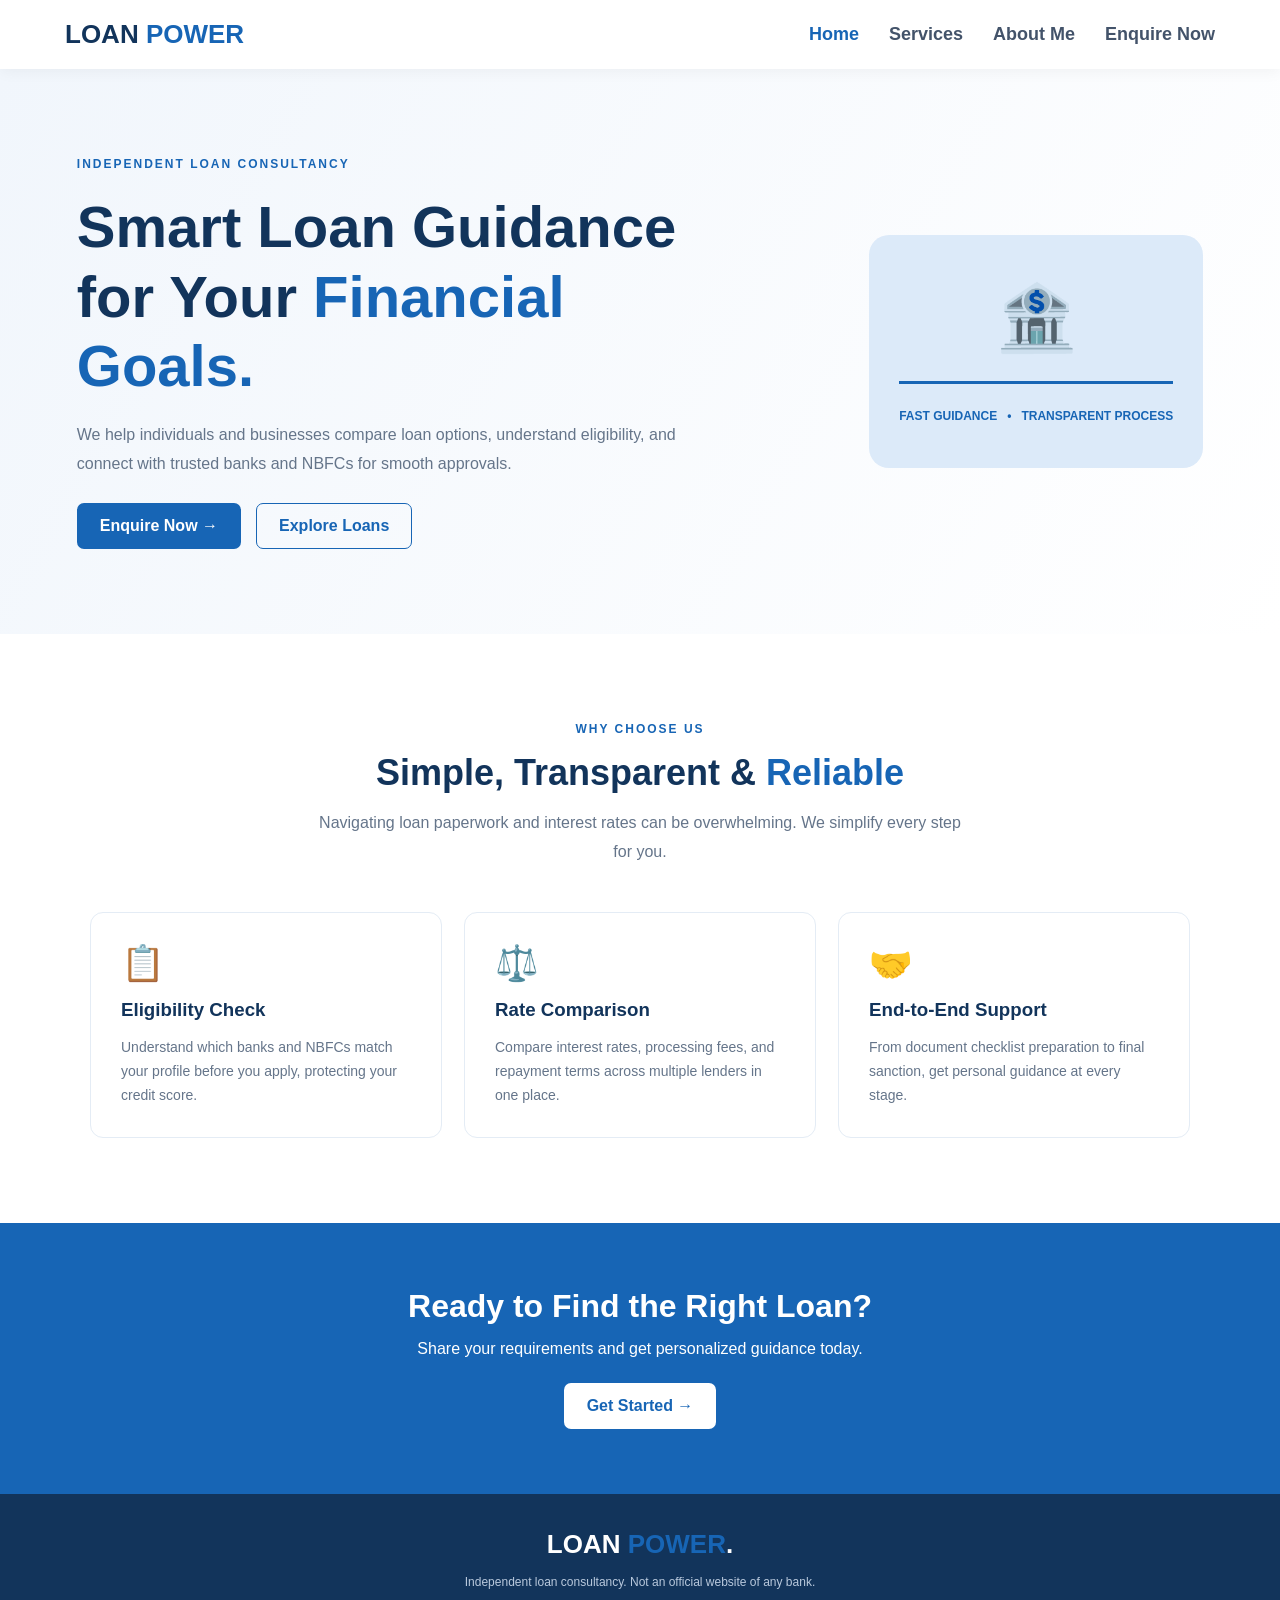
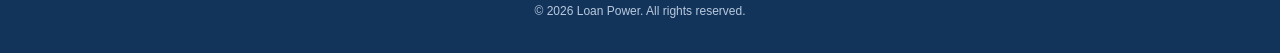
<file: index.html>
<!DOCTYPE html>
<html lang="en">
<head>
    <meta charset="UTF-8">
    <meta name="viewport" content="width=device-width, initial-scale=1.0">
    <title>Loan Power | Independent Loan Consultancy</title>
    <link rel="stylesheet" href="style.css">
</head>
<body>

    <header>
        <div class="navbar">
            <a href="index.html" class="logo">LOAN <span>POWER</span></a>
            <button class="menu-btn" onclick="toggleMenu()">☰</button>
            <nav class="nav-links" id="navLinks">
                <a href="index.html" class="active">Home</a>
                <a href="services.html">Services</a>
                <a href="about.html">About Me</a>
                <a href="contact.html">Enquire Now</a>
            </nav>
        </div>
    </header>

    <section class="hero">
        <div class="hero-content">
            <span class="tag">INDEPENDENT LOAN CONSULTANCY</span>
            <h1>Smart Loan Guidance for Your <span>Financial Goals.</span></h1>
            <p>We help individuals and businesses compare loan options, understand eligibility, and connect with trusted banks and NBFCs for smooth approvals.</p>
            <div class="hero-buttons">
                <a href="contact.html" class="primary-btn">Enquire Now →</a>
                <a href="services.html" class="secondary-btn">Explore Loans</a>
            </div>
        </div>
        <div class="hero-visual">
            <div class="visual-icon">🏦</div>
            <div class="visual-line"></div>
            <div class="visual-stats">
                <span>FAST GUIDANCE</span>
                <span>•</span>
                <span>TRANSPARENT PROCESS</span>
            </div>
        </div>
    </section>

    <section class="section">
        <div class="section-heading">
            <span class="tag">WHY CHOOSE US</span>
            <h2>Simple, Transparent & <span>Reliable</span></h2>
            <p>Navigating loan paperwork and interest rates can be overwhelming. We simplify every step for you.</p>
        </div>

        <div class="feature-grid">
            <div class="feature-card">
                <div class="service-icon">📋</div>
                <h3>Eligibility Check</h3>
                <p>Understand which banks and NBFCs match your profile before you apply, protecting your credit score.</p>
            </div>
            <div class="feature-card">
                <div class="service-icon">⚖️</div>
                <h3>Rate Comparison</h3>
                <p>Compare interest rates, processing fees, and repayment terms across multiple lenders in one place.</p>
            </div>
            <div class="feature-card">
                <div class="service-icon">🤝</div>
                <h3>End-to-End Support</h3>
                <p>From document checklist preparation to final sanction, get personal guidance at every stage.</p>
            </div>
        </div>
    </section>

    <section class="cta">
        <h2>Ready to Find the Right Loan?</h2>
        <p>Share your requirements and get personalized guidance today.</p>
        <a href="contact.html" class="white-btn">Get Started →</a>
    </section>

    <footer>
        <a href="index.html" class="logo footer-logo">LOAN <span>POWER</span>.</a>
        <p>Independent loan consultancy. Not an official website of any bank.</p>
        <p>© 2026 Loan Power. All rights reserved.</p>
    </footer>

    <script src="script.js"></script>
</body>
</html>
</file>
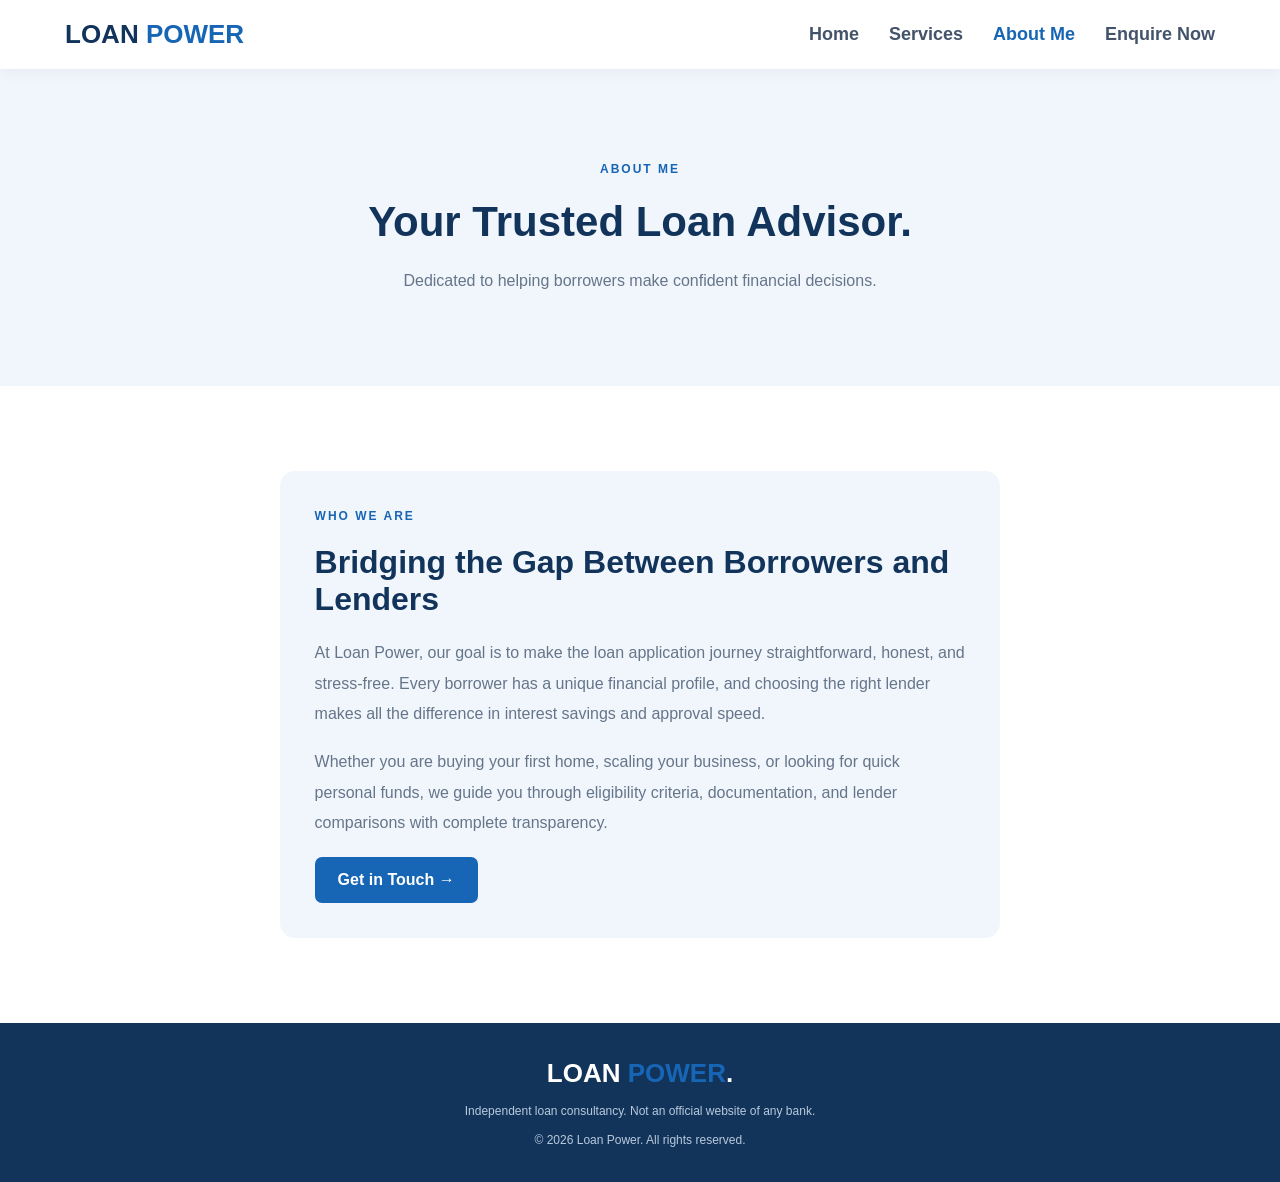
<file: about.html>
<!DOCTYPE html>
<html lang="en">
<head>
    <meta charset="UTF-8">
    <meta name="viewport" content="width=device-width, initial-scale=1.0">
    <title>Loan Power | About Me</title>
    <link rel="stylesheet" href="style.css">
</head>
<body>

    <header>
        <div class="navbar">
            <a href="index.html" class="logo">LOAN <span>POWER</span></a>
            <button class="menu-btn" onclick="toggleMenu()">☰</button>
            <nav class="nav-links" id="navLinks">
                <a href="index.html">Home</a>
                <a href="services.html">Services</a>
                <a href="about.html" class="active">About Me</a>
                <a href="contact.html">Enquire Now</a>
            </nav>
        </div>
    </header>

    <section class="page-banner">
        <span class="tag">ABOUT ME</span>
        <h1>Your Trusted Loan Advisor.</h1>
        <p>Dedicated to helping borrowers make confident financial decisions.</p>
    </section>

    <section class="section about-content">
        <div class="about-box">
            <span class="tag">WHO WE ARE</span>
            <h2>Bridging the Gap Between Borrowers and Lenders</h2>
            <p>At Loan Power, our goal is to make the loan application journey straightforward, honest, and stress-free. Every borrower has a unique financial profile, and choosing the right lender makes all the difference in interest savings and approval speed.</p>
            <p>Whether you are buying your first home, scaling your business, or looking for quick personal funds, we guide you through eligibility criteria, documentation, and lender comparisons with complete transparency.</p>
            <a href="contact.html" class="primary-btn">Get in Touch →</a>
        </div>
    </section>

    <footer>
        <a href="index.html" class="logo footer-logo">LOAN <span>POWER</span>.</a>
        <p>Independent loan consultancy. Not an official website of any bank.</p>
        <p>© 2026 Loan Power. All rights reserved.</p>
    </footer>

    <script src="script.js"></script>
</body>
</html>
</file>
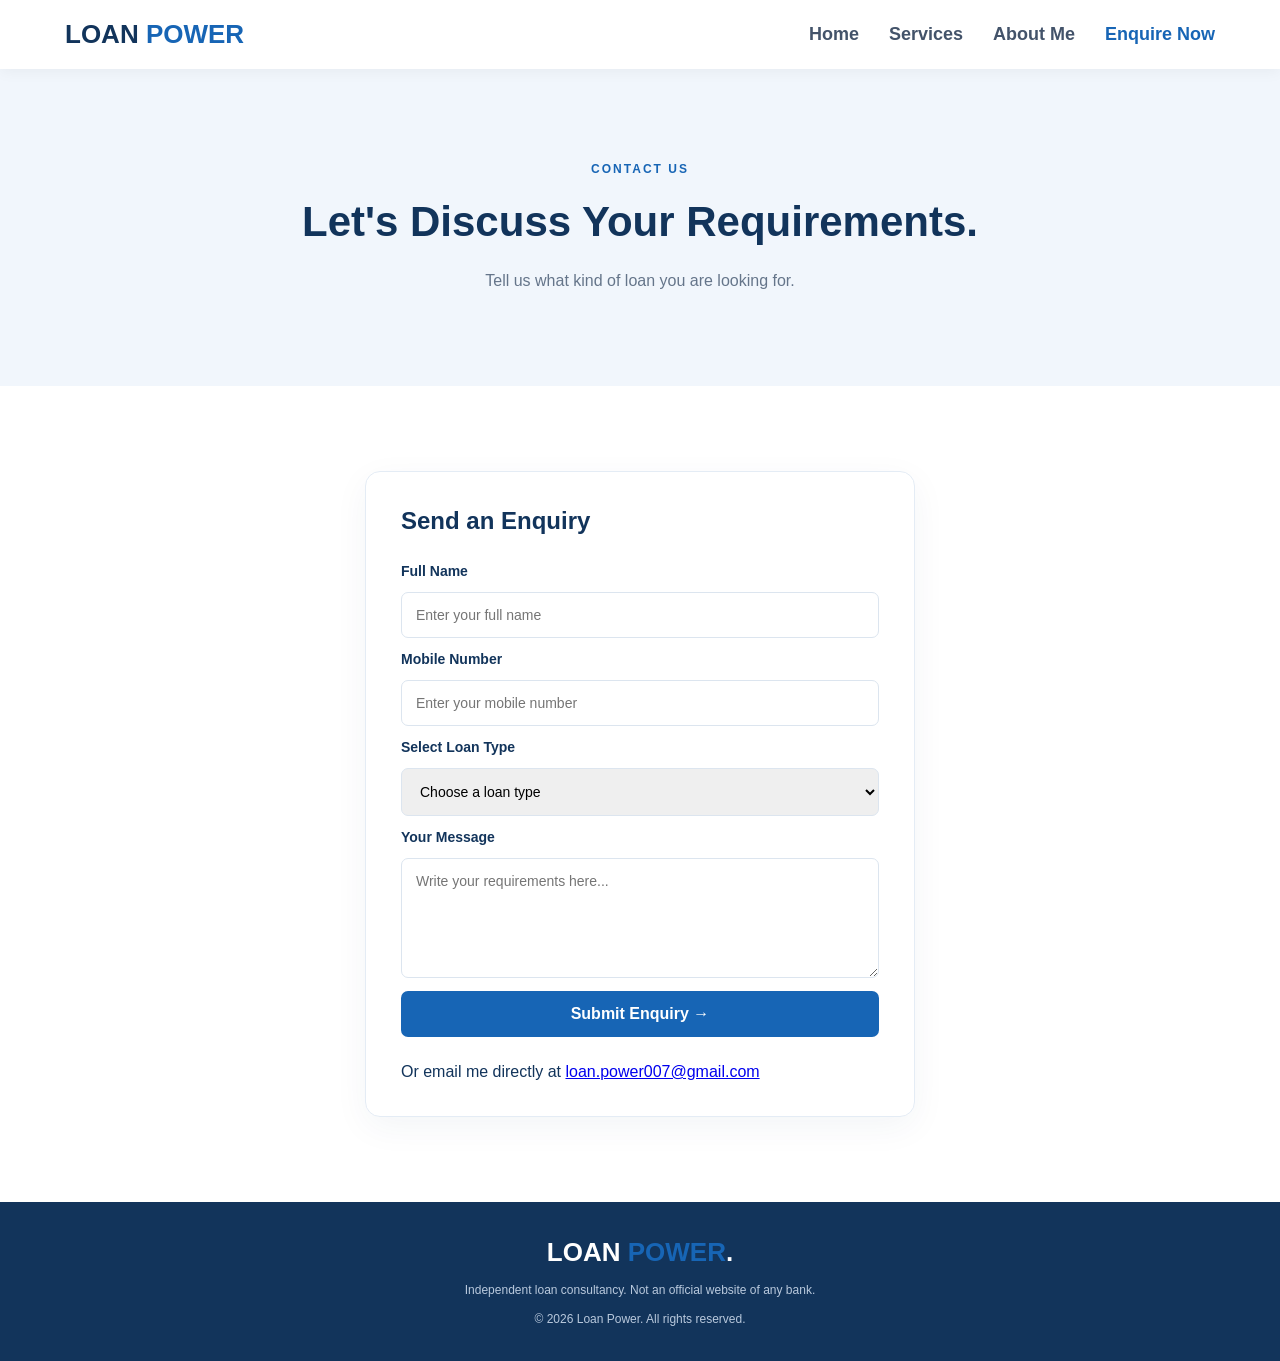
<file: contact.html>
<!DOCTYPE html>
<html lang="en">
<head>
    <meta charset="UTF-8">
    <meta name="viewport" content="width=device-width, initial-scale=1.0">
    <title>Loan Power | Contact</title>
    <link rel="stylesheet" href="style.css">
</head>
<body>

    <header>
        <div class="navbar">
            <a href="index.html" class="logo">LOAN <span>POWER</span></a>
            <button class="menu-btn" onclick="toggleMenu()">☰</button>
            <nav class="nav-links" id="navLinks">
                <a href="index.html">Home</a>
                <a href="services.html">Services</a>
                <a href="about.html">About Me</a>
                <a href="contact.html" class="active">Enquire Now</a>
            </nav>
        </div>
    </header>

    <section class="page-banner">
        <span class="tag">CONTACT US</span>
        <h1>Let's Discuss Your Requirements.</h1>
        <p>Tell us what kind of loan you are looking for.</p>
    </section>

    <section class="section contact-section">
        <form class="contact-form" id="enquiryForm">
            <h2>Send an Enquiry</h2>

            <label for="name">Full Name</label>
            <input type="text" id="name" placeholder="Enter your full name" required>

            <label for="phone">Mobile Number</label>
            <input type="tel" id="phone" placeholder="Enter your mobile number" required>

            <label for="loan">Select Loan Type</label>
            <select id="loan" required>
                <option value="">Choose a loan type</option>
                <option value="Home Loans">Home Loans</option>
                <option value="Personal Loans">Personal Loans</option>
                <option value="Business Loans">Business Loans</option>
                <option value="Loan Against Property">Loan Against Property</option>
                <option value="Education Loans">Education Loans</option>
                <option value="Other Loans">Other Loans</option>
            </select>

            <label for="message">Your Message</label>
            <textarea id="message" placeholder="Write your requirements here..."></textarea>

            <button type="submit" class="primary-btn">Submit Enquiry →</button>
            <p class="form-message" id="formMessage"></p>

            <p>
                Or email me directly at
                <a id="email-link" href="#">loan.power007@gmail.com</a>
            </p>
        </form>
    </section>

    <footer>
        <a href="index.html" class="logo footer-logo">LOAN <span>POWER</span>.</a>
        <p>Independent loan consultancy. Not an official website of any bank.</p>
        <p>© 2026 Loan Power. All rights reserved.</p>
    </footer>

    <script src="script.js"></script>
</body>
</html>
</file>
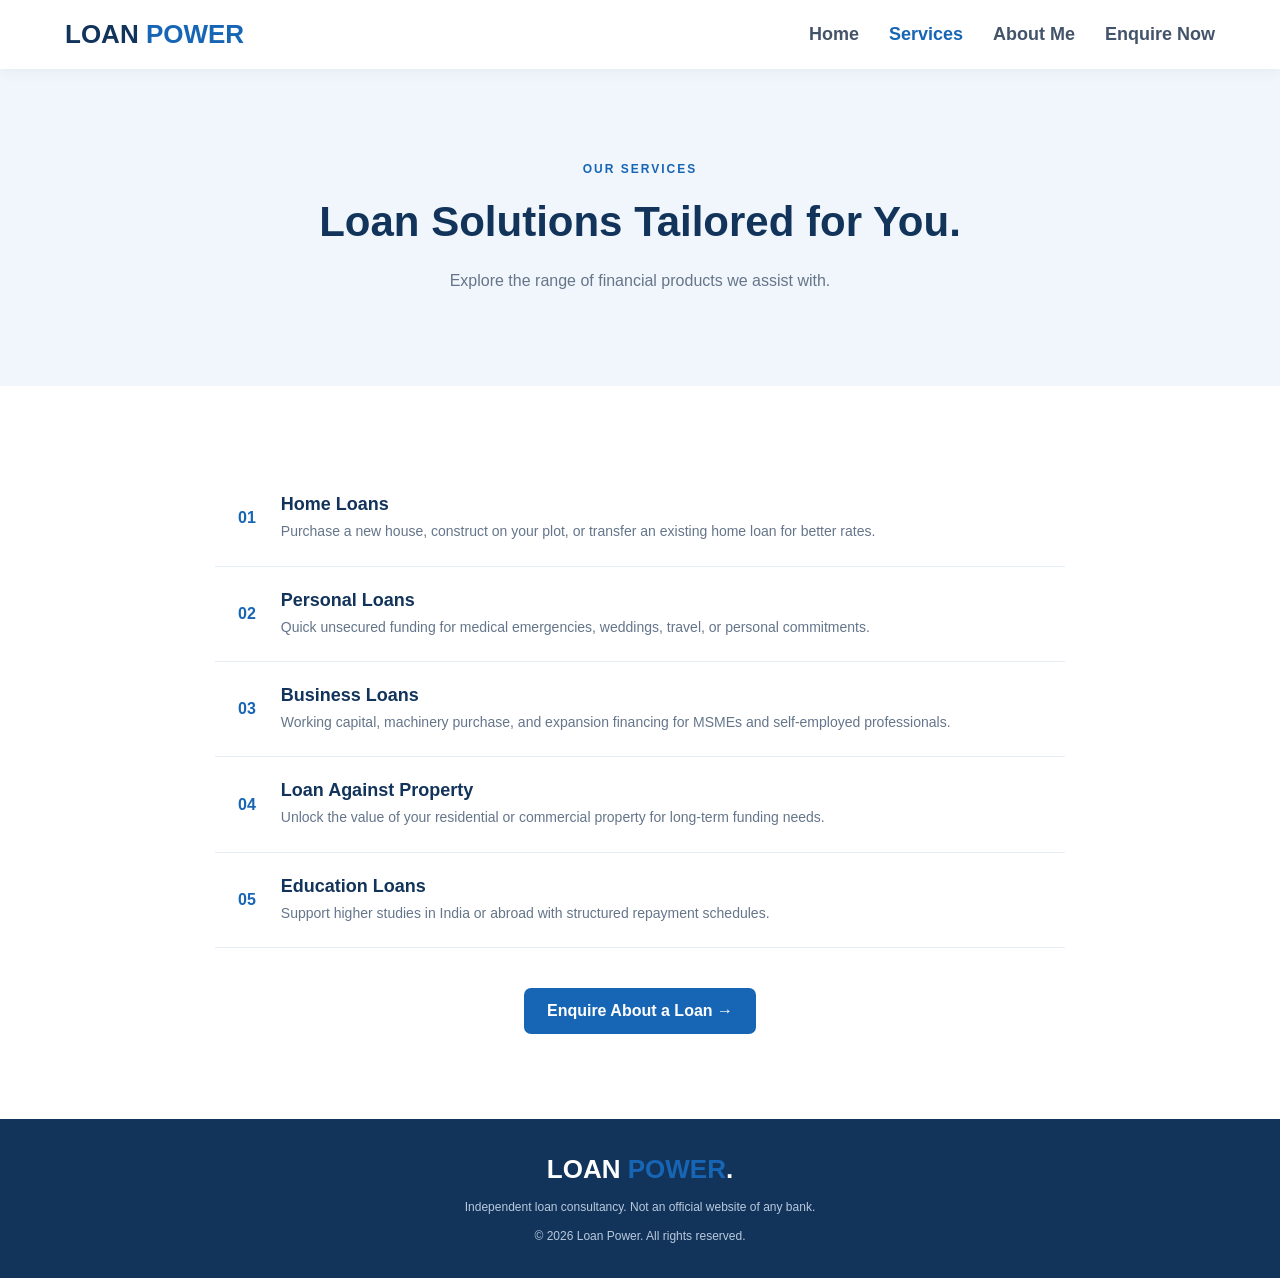
<file: services.html>
<!DOCTYPE html>
<html lang="en">
<head>
    <meta charset="UTF-8">
    <meta name="viewport" content="width=device-width, initial-scale=1.0">
    <title>Loan Power | Our Services</title>
    <link rel="stylesheet" href="style.css">
</head>
<body>

    <header>
        <div class="navbar">
            <a href="index.html" class="logo">LOAN <span>POWER</span></a>
            <button class="menu-btn" onclick="toggleMenu()">☰</button>
            <nav class="nav-links" id="navLinks">
                <a href="index.html">Home</a>
                <a href="services.html" class="active">Services</a>
                <a href="about.html">About Me</a>
                <a href="contact.html">Enquire Now</a>
            </nav>
        </div>
    </header>

    <section class="page-banner">
        <span class="tag">OUR SERVICES</span>
        <h1>Loan Solutions Tailored for You.</h1>
        <p>Explore the range of financial products we assist with.</p>
    </section>

    <section class="section">
        <div class="loan-list">
            <div class="loan-item">
                <span>01</span>
                <div>
                    <h3>Home Loans</h3>
                    <p>Purchase a new house, construct on your plot, or transfer an existing home loan for better rates.</p>
                </div>
            </div>
            <div class="loan-item">
                <span>02</span>
                <div>
                    <h3>Personal Loans</h3>
                    <p>Quick unsecured funding for medical emergencies, weddings, travel, or personal commitments.</p>
                </div>
            </div>
            <div class="loan-item">
                <span>03</span>
                <div>
                    <h3>Business Loans</h3>
                    <p>Working capital, machinery purchase, and expansion financing for MSMEs and self-employed professionals.</p>
                </div>
            </div>
            <div class="loan-item">
                <span>04</span>
                <div>
                    <h3>Loan Against Property</h3>
                    <p>Unlock the value of your residential or commercial property for long-term funding needs.</p>
                </div>
            </div>
            <div class="loan-item">
                <span>05</span>
                <div>
                    <h3>Education Loans</h3>
                    <p>Support higher studies in India or abroad with structured repayment schedules.</p>
                </div>
            </div>
        </div>

        <div class="center-button">
            <a href="contact.html" class="primary-btn">Enquire About a Loan →</a>
        </div>
    </section>

    <footer>
        <a href="index.html" class="logo footer-logo">LOAN <span>POWER</span>.</a>
        <p>Independent loan consultancy. Not an official website of any bank.</p>
        <p>© 2026 Loan Power. All rights reserved.</p>
    </footer>

    <script src="script.js"></script>
</body>
</html>
</file>
<file: style.css>
* {
    margin: 0;
    padding: 0;
    box-sizing: border-box;
}

:root {
    --blue: #1765B5;
    --dark: #12345B;
    --light: #F1F6FC;
    --text: #65758A;
}

html {
    scroll-behavior: smooth;
}

body {
    font-family: Arial, sans-serif;
    color: var(--dark);
    background: white;
}

/* NAVBAR */

header {
    position: sticky;
    top: 0;
    z-index: 100;
    background: white;
    box-shadow: 0 2px 15px #0000000D;
}

.navbar {
    max-width: 1200px;
    margin: auto;
    padding: 19px 25px;
    display: flex;
    justify-content: space-between;
    align-items: center;
}

.logo {
    text-decoration: none;
    font-size: 26px;
    font-weight: 800;
    color: var(--dark);
}

.logo span, h1 span, h2 span {
    color: var(--blue);
}

.nav-links {
    display: flex;
    gap: 30px;
}

.nav-links a {
    color: #43536A;
    text-decoration: none;
    font-size: 18px;
    font-weight: 600;
}

.nav-links a:hover,
.nav-links a.active {
    color: var(--blue);
}

.primary-btn {
    background: var(--blue);
    color: white;
    text-decoration: none;
    padding: 14px 23px;
    border-radius: 7px;
    font-size: 16px;
    font-weight: 600;
    border: none;
    cursor: pointer;
    display: inline-block;
}

.primary-btn:hover {
    background: var(--dark);
}

.menu-btn {
    display: none;
    border: none;
    background: none;
    font-size: 25px;
    cursor: pointer;
}

/* HOME HERO */

.hero {
    min-height: 560px;
    background: linear-gradient(120deg, #F1F6FC, white);
    padding: 85px max(calc((100% - 1150px) / 2), 6%);
    display: flex;
    align-items: center;
    justify-content: space-between;
    gap: 50px;
}

.hero-content {
    max-width: 600px;
}

.tag {
    color: var(--blue);
    font-size: 12px;
    font-weight: 800;
    letter-spacing: 2px;
}

.hero h1, .page-banner h1 {
    font-size: clamp(38px, 5vw, 58px);
    line-height: 1.2;
    margin: 20px 0;
}

.hero p, .page-banner p {
    color: var(--text);
    line-height: 1.8;
    margin-bottom: 25px;
}

.hero-buttons {
    display: flex;
    gap: 15px;
    flex-wrap: wrap;
}

.secondary-btn {
    padding: 13px 22px;
    border: 1px solid var(--blue);
    border-radius: 7px;
    color: var(--blue);
    text-decoration: none;
    font-weight: 600;
}

.hero-visual {
    background: #DCEAF9;
    border-radius: 20px;
    padding: 45px 30px;
    min-width: 330px;
    text-align: center;
}

.visual-icon {
    font-size: 65px;
}

.visual-line {
    height: 3px;
    background: var(--blue);
    margin: 25px 0;
}

.visual-stats {
    display: flex;
    justify-content: space-around;
    gap: 10px;
    font-size: 12px;
    font-weight: bold;
    color: var(--blue);
}

/* GENERAL SECTIONS */

.section {
    padding: 85px 7%;
}

.section-heading {
    text-align: center;
    max-width: 650px;
    margin: 0 auto 45px;
}

.section-heading h2 {
    font-size: 36px;
    margin: 15px 0;
}

.section-heading p {
    color: var(--text);
    line-height: 1.8;
}

/* FEATURES */

.feature-grid {
    max-width: 1100px;
    margin: auto;
    display: grid;
    grid-template-columns: repeat(3, 1fr);
    gap: 22px;
}

.feature-card {
    padding: 30px;
    border: 1px solid #E4ECF5;
    border-radius: 13px;
}

.feature-card h3 {
    margin: 15px 0;
}

.feature-card p {
    color: var(--text);
    line-height: 1.7;
    font-size: 14px;
}

.service-icon {
    font-size: 35px;
}

/* PAGE BANNER */

.page-banner {
    text-align: center;
    padding: 90px 20px;
    background: var(--light);
}

.page-banner h1 {
    font-size: 42px;
}

.page-banner p {
    margin-bottom: 0;
}

/* SERVICES */

.loan-list {
    max-width: 850px;
    margin: auto;
}

.loan-item {
    display: flex;
    align-items: center;
    gap: 25px;
    padding: 23px;
    border-bottom: 1px solid #E4ECF5;
    transition: 0.2s;
}

.loan-item:hover {
    background: var(--light);
    padding-left: 32px;
}

.loan-item span {
    color: var(--blue);
    font-weight: 800;
}

.loan-item h3 {
    font-size: 18px;
}

.loan-item p {
    color: var(--text);
    font-size: 14px;
    margin-top: 5px;
    line-height: 1.6;
}

.center-button {
    text-align: center;
    margin-top: 40px;
}

/* ABOUT */

.about-content {
    max-width: 900px;
    margin: auto;
}

.about-box {
    padding: 35px;
    border-radius: 15px;
    background: var(--light);
}

.about-box h2 {
    font-size: 32px;
    margin: 20px 0;
}

.about-box p {
    color: var(--text);
    line-height: 1.9;
    margin-bottom: 18px;
}

/* CONTACT */

.contact-section {
    background: white;
}

.contact-form {
    max-width: 550px;
    margin: auto;
    padding: 35px;
    border: 1px solid #E4ECF5;
    border-radius: 15px;
    box-shadow: 0 10px 35px #12345B0D;
    display: flex;
    flex-direction: column;
    gap: 13px;
}

.contact-form h2 {
    margin-bottom: 15px;
}

.contact-form label {
    font-size: 14px;
    font-weight: 600;
}

.contact-form input,
.contact-form select,
.contact-form textarea {
    width: 100%;
    padding: 14px;
    border: 1px solid #DCE5EF;
    border-radius: 7px;
    font-family: inherit;
    font-size: 14px;
    outline-color: var(--blue);
}

.contact-form textarea {
    min-height: 120px;
    resize: vertical;
}

.form-message {
    color: var(--blue);
    font-size: 13px;
    line-height: 1.5;
}

/* CTA */

.cta {
    background: var(--blue);
    color: white;
    text-align: center;
    padding: 65px 20px;
}

.cta h2 {
    font-size: 32px;
    margin-bottom: 15px;
}

.cta p {
    margin-bottom: 25px;
}

.white-btn {
    background: white;
    color: var(--blue);
    padding: 14px 23px;
    text-decoration: none;
    border-radius: 7px;
    font-weight: bold;
    display: inline-block;
}

/* FOOTER */

footer {
    background: var(--dark);
    color: white;
    text-align: center;
    padding: 35px 20px;
}

.footer-logo {
    color: white;
}

footer p {
    font-size: 12px;
    color: #B9C9DD;
    margin-top: 15px;
}

/* MOBILE */

@media (max-width: 768px) {

    .navbar {
        flex-wrap: wrap;
    }

    .nav-links {
        display: none;
        flex-direction: column;
        width: 100%;
        padding: 20px 0;
        gap: 20px;
    }

    .nav-links.active {
        display: flex;
    }

    .menu-btn {
        display: block;
    }

    .hero {
        flex-direction: column;
        text-align: center;
        padding: 65px 7%;
    }

    .hero-visual {
        width: 100%;
        min-width: 0;
    }

    .hero-buttons {
        justify-content: center;
    }

    .feature-grid {
        grid-template-columns: 1fr;
    }

    .page-banner h1 {
        font-size: 34px;
    }

    .contact-form {
        padding: 23px;
    }
}
</file>
